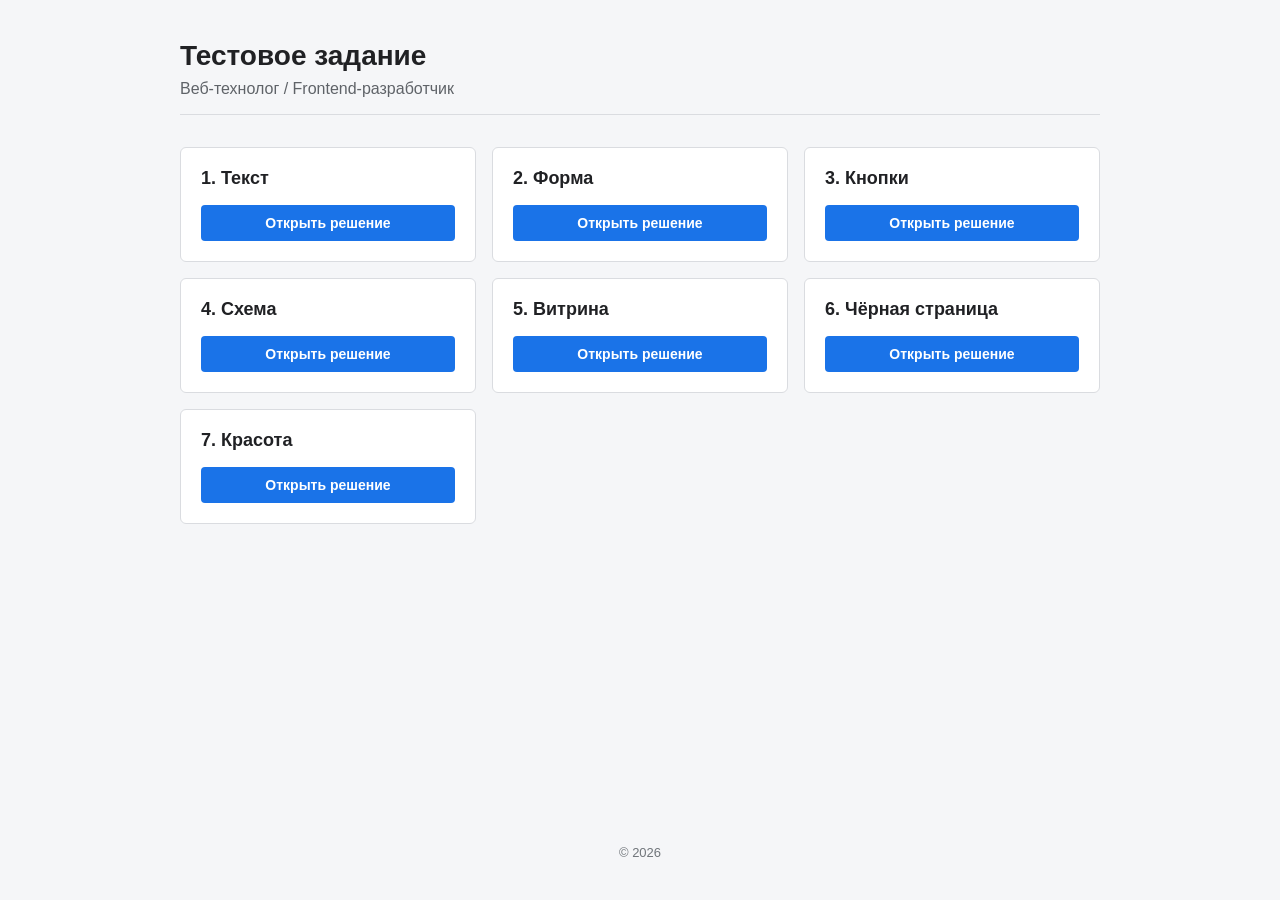
<file: index.html>
<!doctype html>
<html lang="ru">
  <head>
    <meta charset="UTF-8" />
    <meta name="viewport" content="width=device-width, initial-scale=1.0" />
    <title>Тестовое задание — Frontend</title>
    <style>
      :root {
        --bg-color: #f5f6f8;
        --card-bg: #ffffff;
        --text-color: #202124;
        --accent-color: #1a73e8;
        --border-color: #dadce0;
      }

      html {
        height: 100%;
      }

      body,
      h1,
      h2,
      p {
        margin: 0;
        padding: 0;
      }

      body {
        font-family:
          -apple-system, BlinkMacSystemFont, 'Segoe UI', Roboto, Helvetica,
          Arial, sans-serif;
        background-color: var(--bg-color);
        color: var(--text-color);
        box-sizing: border-box;
        min-height: 100%;
      }

      *,
      *::before,
      *::after {
        box-sizing: inherit;
      }

      .container {
        max-width: 960px;
        margin: 0 auto;
        min-height: 100vh;
        padding: 40px 20px;
        display: flex;
        flex-direction: column;
      }

      .header {
        margin-bottom: 32px;
        padding-bottom: 16px;
        border-bottom: 1px solid var(--border-color);
      }

      .header__title {
        font-size: 28px;
        margin-bottom: 8px;
      }

      .header__subtitle {
        color: #5f6368;
        font-size: 16px;
      }

      .tasks-grid {
        display: grid;
        grid-template-columns: repeat(auto-fill, minmax(260px, 1fr));
        gap: 16px;
        margin-bottom: 40px;
      }

      .task-card {
        background-color: var(--card-bg);
        border: 1px solid var(--border-color);
        border-radius: 6px;
        padding: 20px;
        display: flex;
        flex-direction: column;
        justify-content: space-between;
        gap: 16px;
      }

      .task-card__title {
        font-size: 18px;
      }

      .task-card__button {
        display: block;
        text-align: center;
        background-color: var(--accent-color);
        color: #ffffff;
        text-decoration: none;
        padding: 10px;
        border-radius: 4px;
        font-size: 14px;
        font-weight: bold;
        transition: background-color 0.15s ease;
      }

      .task-card__button:hover {
        background-color: #1557b0;
      }

      .footer {
        margin-top: auto;
        text-align: center;
        color: #70757a;
        font-size: 13px;
      }
    </style>
  </head>
  <body>
    <div class="container">
      <header class="header">
        <h1 class="header__title">Тестовое задание</h1>
        <p class="header__subtitle">Веб-технолог / Frontend-разработчик</p>
      </header>

      <main>
        <div class="tasks-grid">
          <div class="task-card">
            <h2 class="task-card__title">1. Текст</h2>
            <a href="task-1-text/" class="task-card__button">Открыть решение</a>
          </div>

          <div class="task-card">
            <h2 class="task-card__title">2. Форма</h2>
            <a href="task-2-form/" class="task-card__button">Открыть решение</a>
          </div>

          <div class="task-card">
            <h2 class="task-card__title">3. Кнопки</h2>
            <a href="task-3-buttons/" class="task-card__button"
              >Открыть решение</a
            >
          </div>

          <div class="task-card">
            <h2 class="task-card__title">4. Схема</h2>
            <a href="task-4-scheme/" class="task-card__button"
              >Открыть решение</a
            >
          </div>

          <div class="task-card">
            <h2 class="task-card__title">5. Витрина</h2>
            <a href="task-5-showcase/" class="task-card__button"
              >Открыть решение</a
            >
          </div>

          <div class="task-card">
            <h2 class="task-card__title">6. Чёрная страница</h2>
            <a href="task-6-dark-page/" class="task-card__button"
              >Открыть решение</a
            >
          </div>

          <div class="task-card">
            <h2 class="task-card__title">7. Красота</h2>
            <a href="task-7-beauty/" class="task-card__button"
              >Открыть решение</a
            >
          </div>
        </div>
      </main>

      <footer class="footer">
        <p>© 2026</p>
      </footer>
    </div>
  </body>
</html>
</file>
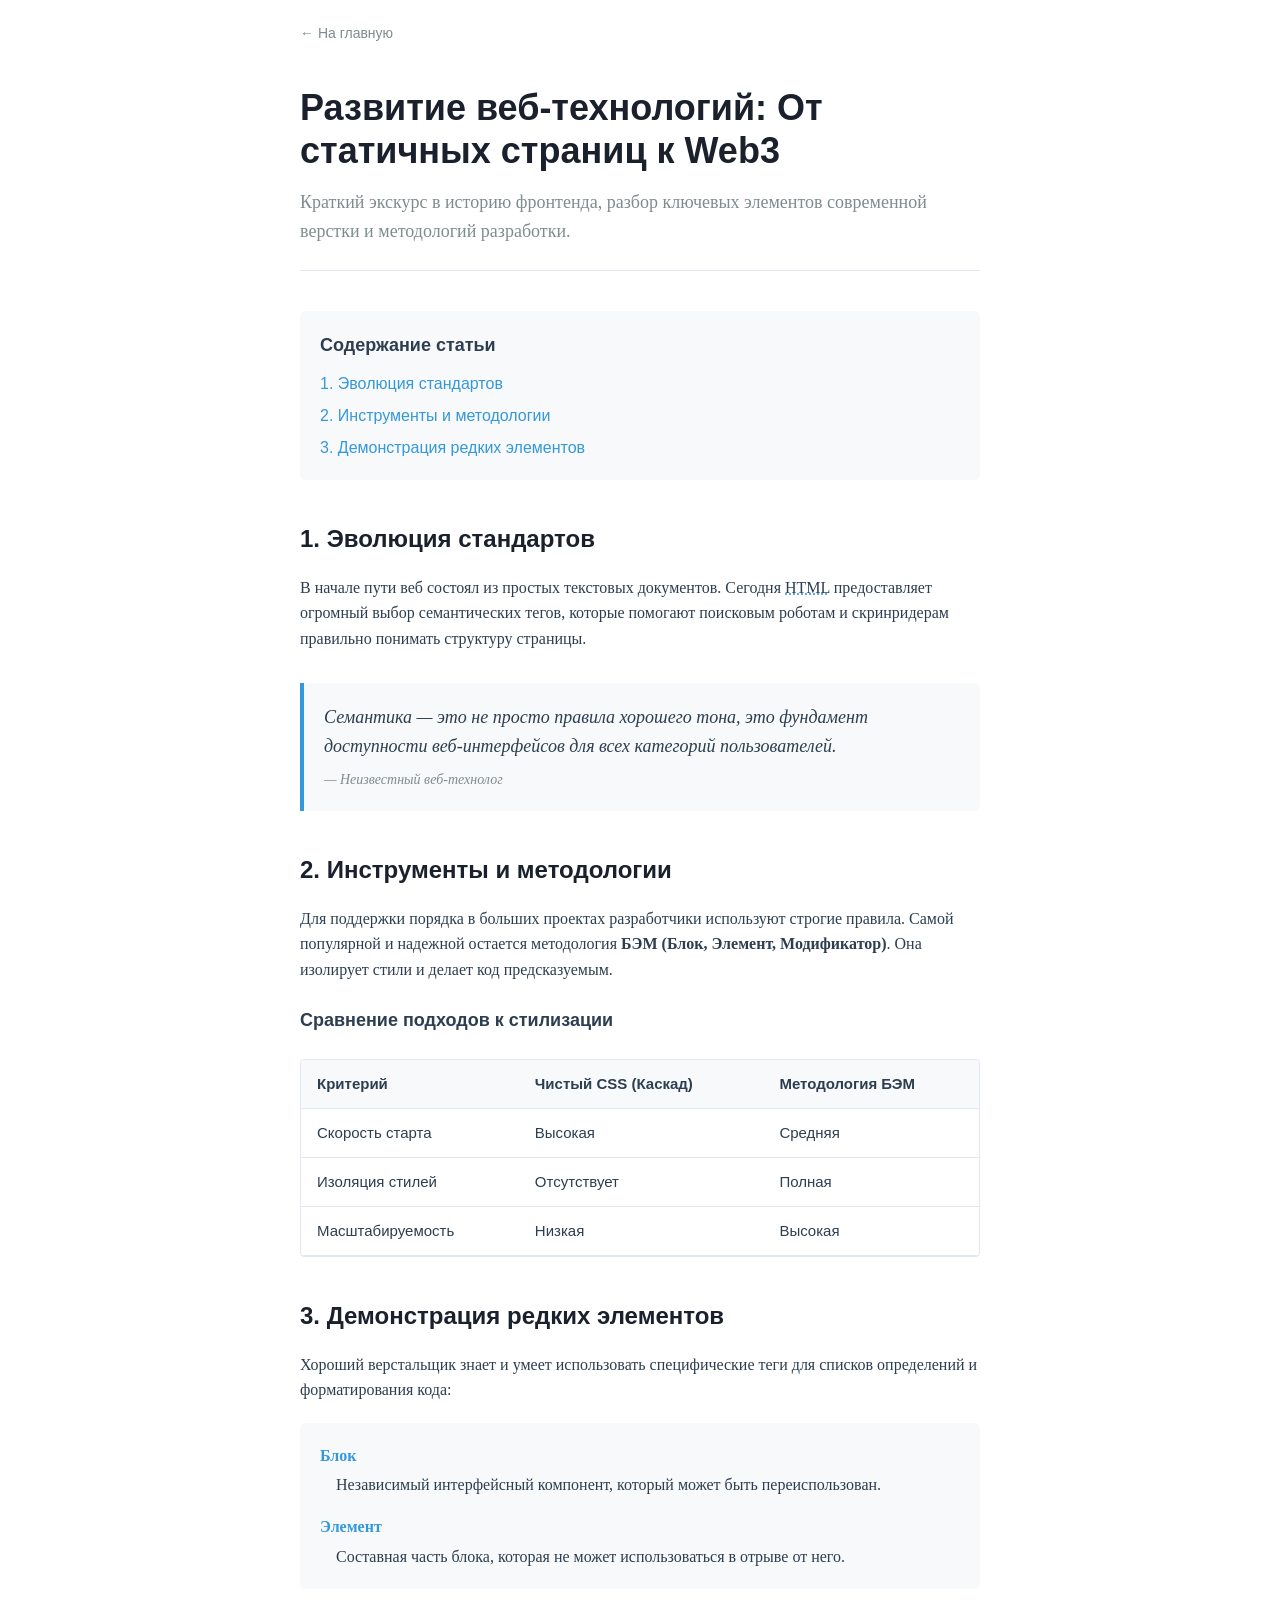
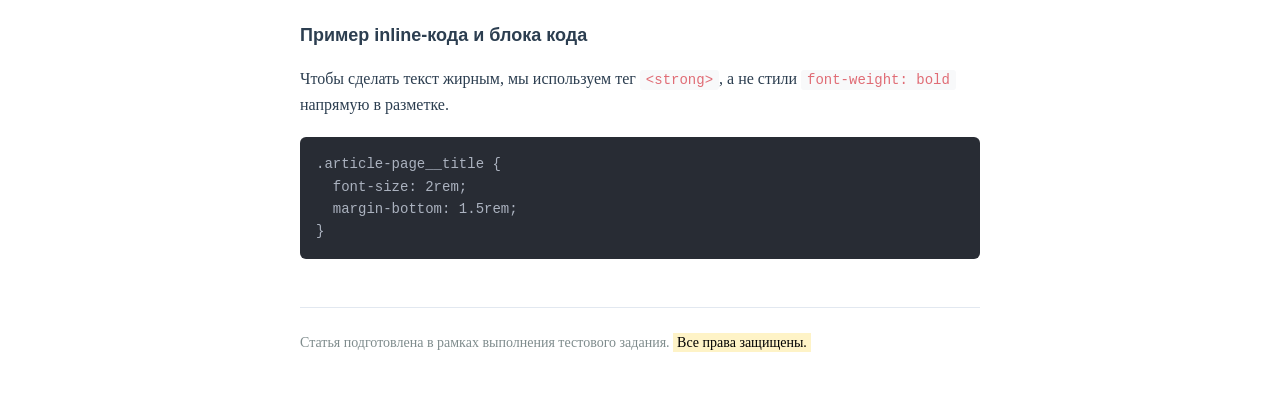
<file: task-1-text/index.html>
<!doctype html>
<html lang="ru">
  <head>
    <meta charset="UTF-8" />
    <meta name="viewport" content="width=device-width, initial-scale=1.0" />
    <title>Развитие веб-технологий: От статичных страниц к Web3</title>
    <link rel="stylesheet" href="css/style.css" />
    <script src="js/script.js" defer></script>
  </head>
  <body>
    <header class="main-header">
      <div class="container">
        <a href="../" class="back-link">← На главную</a>
      </div>
    </header>

    <main class="container">
      <article class="article-page">
        <header class="article-page__header">
          <h1 class="article-page__main-title">
            Развитие веб-технологий: От статичных страниц к Web3
          </h1>
          <p class="article-page__lead">
            Краткий экскурс в историю фронтенда, разбор ключевых элементов
            современной верстки и методологий разработки.
          </p>
        </header>

        <nav class="toc">
          <h2 class="toc__title">Содержание статьи</h2>
          <ul class="toc__list" id="js-toc"></ul>
        </nav>

        <div class="article-page__content">
          <h2 class="article-page__title">1. Эволюция стандартов</h2>
          <p class="article-page__paragraph">
            В начале пути веб состоял из простых текстовых документов. Сегодня
            <abbr title="HyperText Markup Language" class="article-page__abbr"
              >HTML</abbr
            >
            предоставляет огромный выбор семантических тегов, которые помогают
            поисковым роботам и скринридерам правильно понимать структуру
            страницы.
          </p>

          <blockquote class="article-page__quote">
            <p class="article-page__quote-text">
              Семантика — это не просто правила хорошего тона, это фундамент
              доступности веб-интерфейсов для всех категорий пользователей.
            </p>
            <cite class="article-page__quote-author"
              >— Неизвестный веб-технолог</cite
            >
          </blockquote>

          <h2 class="article-page__title">2. Инструменты и методологии</h2>
          <p class="article-page__paragraph">
            Для поддержки порядка в больших проектах разработчики используют
            строгие правила. Самой популярной и надежной остается методология
            <strong>БЭМ (Блок, Элемент, Модификатор)</strong>. Она изолирует
            стили и делает код предсказуемым.
          </p>

          <h3 class="article-page__subtitle">
            Сравнение подходов к стилизации
          </h3>
          <div class="article-page__table-wrapper">
            <table class="article-page__table">
              <thead>
                <tr>
                  <th>Критерий</th>
                  <th>Чистый CSS (Каскад)</th>
                  <th>Методология БЭМ</th>
                </tr>
              </thead>
              <tbody>
                <tr>
                  <td>Скорость старта</td>
                  <td>Высокая</td>
                  <td>Средняя</td>
                </tr>
                <tr>
                  <td>Изоляция стилей</td>
                  <td>Отсутствует</td>
                  <td>Полная</td>
                </tr>
                <tr>
                  <td>Масштабируемость</td>
                  <td>Низкая</td>
                  <td>Высокая</td>
                </tr>
              </tbody>
            </table>
          </div>

          <h2 class="article-page__title">3. Демонстрация редких элементов</h2>
          <p class="article-page__paragraph">
            Хороший верстальщик знает и умеет использовать специфические теги
            для списков определений и форматирования кода:
          </p>

          <dl class="article-page__def-list">
            <dt class="article-page__def-term">Блок</dt>
            <dd class="article-page__def-desc">
              Независимый интерфейсный компонент, который может быть
              переиспользован.
            </dd>
            <dt class="article-page__def-term">Элемент</dt>
            <dd class="article-page__def-desc">
              Составная часть блока, которая не может использоваться в отрыве от
              него.
            </dd>
          </dl>

          <h3 class="article-page__subtitle">
            Пример inline-кода и блока кода
          </h3>
          <p class="article-page__paragraph">
            Чтобы сделать текст жирным, мы используем тег
            <code class="article-page__code">&lt;strong&gt;</code>, а не стили
            <code class="article-page__code">font-weight: bold</code> напрямую в
            разметке.
          </p>

          <pre
            class="article-page__pre"
          ><code class="article-page__code-block">.article-page__title {
  font-size: 2rem;
  margin-bottom: 1.5rem;
}</code></pre>
        </div>

        <footer class="article-page__footer">
          <p class="article-page__meta">
            Статья подготовлена в рамках выполнения тестового задания.
            <mark class="article-page__mark">Все права защищены.</mark>
          </p>
        </footer>
      </article>
    </main>

    <button
      class="scroll-top-btn"
      id="js-scroll-top"
      aria-label="Наверх"
      title="Наверх"
    >
      ↑
    </button>
  </body>
</html>
</file>
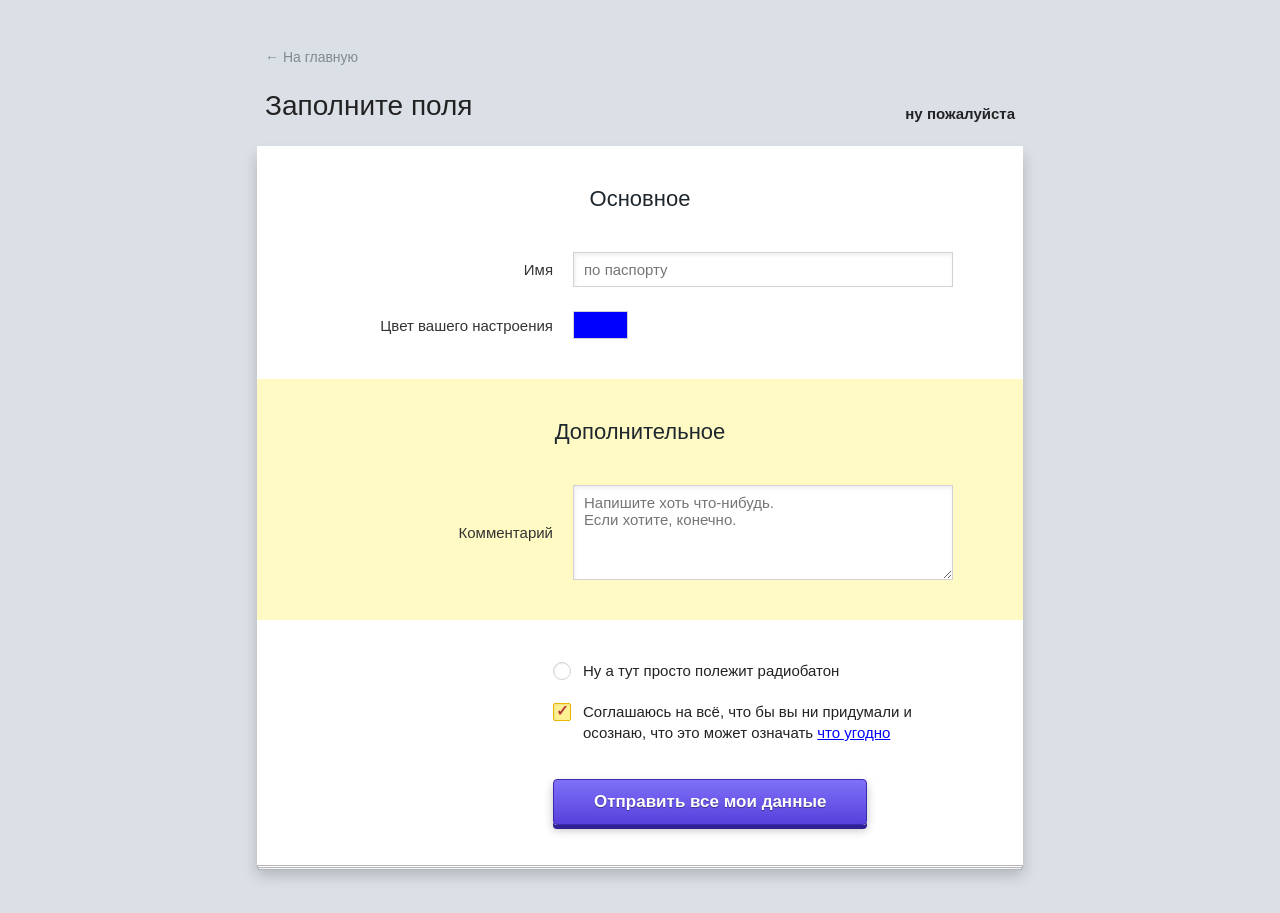
<file: task-2-form/index.html>
<!doctype html>
<html lang="ru">
  <head>
    <meta charset="UTF-8" />
    <meta name="viewport" content="width=device-width, initial-scale=1.0" />
    <title>Тестовое задание — Форма</title>
    <link rel="stylesheet" href="css/style.css" />
    <script src="js/script.js" defer></script>
  </head>
  <body>
    <!-- Верхняя шапка с навигацией, один в один как в задаче 1 -->
    <header class="main-header">
      <div class="page-container">
        <a href="../" class="back-link">← На главную</a>
      </div>
    </header>

    <div class="page-container">
      <header class="page-header">
        <h1 class="page-header__title">Заполните поля</h1>
        <span class="page-header__subtitle">ну пожалуйста</span>
      </header>

      <main>
        <form class="custom-form" id="js-form" action="#" method="POST">
          <fieldset class="custom-form__section">
            <h2 class="custom-form__section-title">Основное</h2>

            <div class="custom-form__grid">
              <div class="custom-form__row">
                <label for="user-name" class="custom-form__label">Имя</label>
                <div class="custom-form__control">
                  <input
                    type="text"
                    id="user-name"
                    name="name"
                    class="custom-form__input"
                    placeholder="по паспорту"
                    required
                  />
                </div>
              </div>

              <div class="custom-form__row">
                <label for="user-color" class="custom-form__label"
                  >Цвет вашего настроения</label
                >
                <div class="custom-form__control">
                  <input
                    type="color"
                    id="user-color"
                    name="mood_color"
                    class="custom-form__color-picker"
                    value="#0000ff"
                  />
                </div>
              </div>
            </div>
          </fieldset>

          <fieldset class="custom-form__section custom-form__section--accent">
            <h2 class="custom-form__section-title">Дополнительное</h2>

            <div class="custom-form__grid">
              <div class="custom-form__row">
                <label for="user-comment" class="custom-form__label"
                  >Комментарий</label
                >
                <div class="custom-form__control">
                  <textarea
                    id="user-comment"
                    name="comment"
                    class="custom-form__textarea"
                    placeholder="Напишите хоть что-нибудь.&#10;Если хотите, конечно."
                  ></textarea>
                </div>
              </div>
            </div>
          </fieldset>

          <div class="custom-form__footer">
            <div class="custom-form__footer-grid">
              <div class="custom-form__checkbox-row">
                <label class="form-toggle">
                  <input
                    type="radio"
                    name="radio_group"
                    value="just_radio"
                    class="form-toggle__input-hidden"
                  />
                  <span
                    class="form-toggle__custom form-toggle__custom--radio"
                  ></span>
                  <span class="form-toggle__label-text"
                    >Ну а тут просто полежит радиобатон</span
                  >
                </label>
              </div>

              <div class="custom-form__checkbox-row">
                <label class="form-toggle">
                  <input
                    type="checkbox"
                    name="agree_all"
                    value="yes"
                    class="form-toggle__input-hidden"
                    checked
                    required
                  />
                  <span
                    class="form-toggle__custom form-toggle__custom--checkbox"
                  ></span>
                  <span class="form-toggle__label-text">
                    Соглашаюсь на всё, что бы вы ни придумали и осознаю, что это
                    может означать
                    <a href="#" class="custom-form__link" target="_blank"
                      >что угодно</a
                    >
                  </span>
                </label>
              </div>

              <div class="custom-form__submit-wrapper">
                <button type="submit" class="custom-form__button">
                  Отправить все мои данные
                </button>
              </div>
            </div>
          </div>
        </form>
      </main>
    </div>
  </body>
</html>
</file>
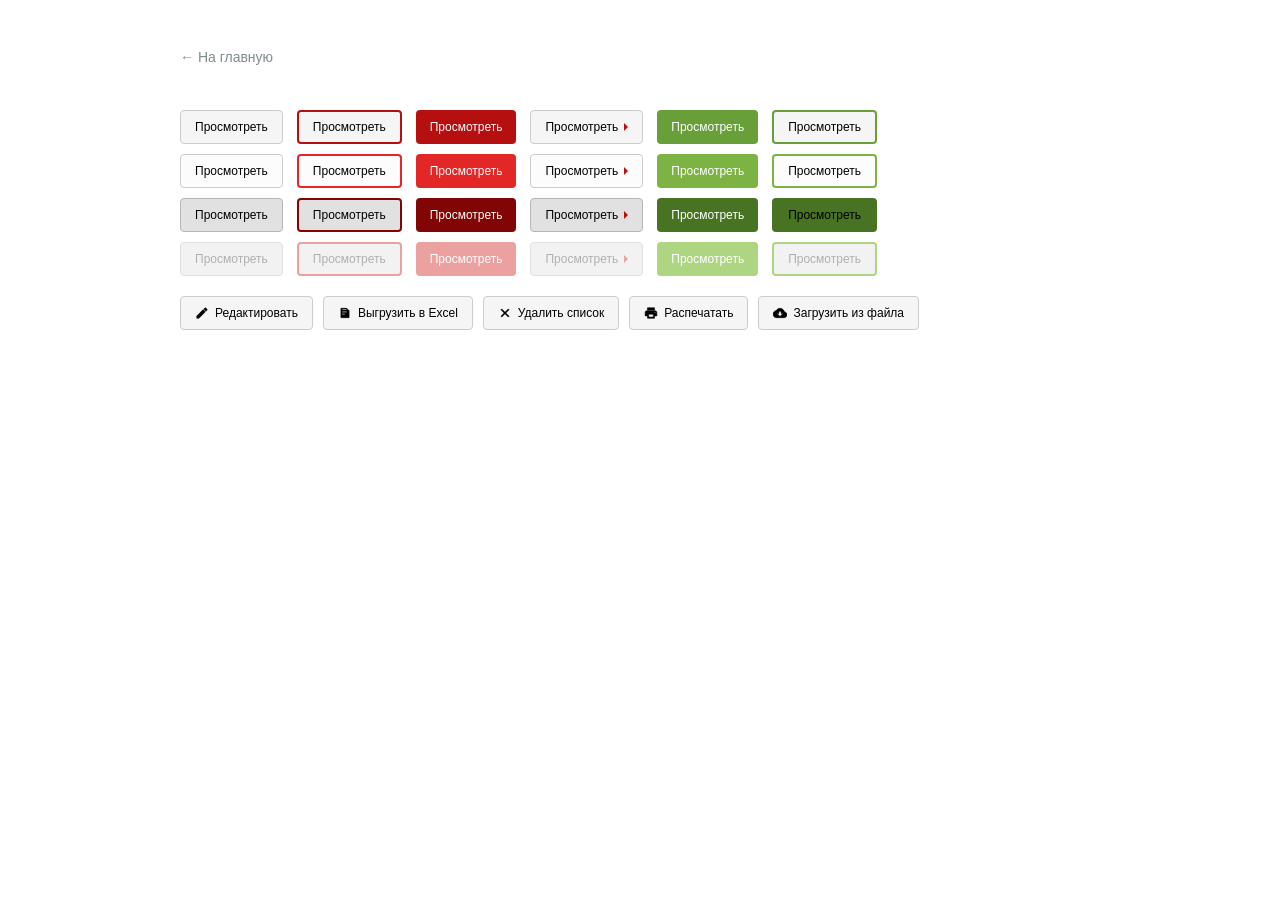
<file: task-3-buttons/index.html>
<!doctype html>
<html lang="ru">
  <head>
    <meta charset="UTF-8" />
    <meta name="viewport" content="width=device-width, initial-scale=1.0" />
    <title>Тестовое задание — Кнопки</title>
    <link rel="stylesheet" href="css/style.css" />
  </head>
  <body>
    <header class="main-header">
      <div class="page-container">
        <a href="../" class="back-link">← На главную</a>
      </div>
    </header>

    <main class="page-container">
      <div class="matrix-grid">
        <!-- Колонка 1 -->
        <div class="matrix-col">
          <button type="button" class="btn btn-secondary">Просмотреть</button>
          <button type="button" class="btn btn-secondary is-hover">
            Просмотреть
          </button>
          <button type="button" class="btn btn-secondary is-active">
            Просмотреть
          </button>
          <button type="button" class="btn btn-secondary" disabled>
            Просмотреть
          </button>
        </div>

        <!-- Колонка 2 -->
        <div class="matrix-col">
          <button type="button" class="btn btn-outline-danger">
            Просмотреть
          </button>
          <button type="button" class="btn btn-outline-danger is-hover">
            Просмотреть
          </button>
          <button type="button" class="btn btn-outline-danger is-active">
            Просмотреть
          </button>
          <button type="button" class="btn btn-outline-danger" disabled>
            Просмотреть
          </button>
        </div>

        <!-- Колонка 3 -->
        <div class="matrix-col">
          <button type="button" class="btn btn-danger">Просмотреть</button>
          <button type="button" class="btn btn-danger is-hover">
            Просмотреть
          </button>
          <button type="button" class="btn btn-danger is-active">
            Просмотреть
          </button>
          <button type="button" class="btn btn-danger" disabled>
            Просмотреть
          </button>
        </div>

        <!-- Колонка 4 (Автоматическая стрелочка через псевдоэлемент CSS) -->
        <div class="matrix-col">
          <button type="button" class="btn btn-secondary" data-icon="arrow">
            <span>Просмотреть</span>
          </button>
          <button
            type="button"
            class="btn btn-secondary is-hover"
            data-icon="arrow"
          >
            <span>Просмотреть</span>
          </button>
          <button
            type="button"
            class="btn btn-secondary is-active"
            data-icon="arrow"
          >
            <span>Просмотреть</span>
          </button>
          <button
            type="button"
            class="btn btn-secondary"
            disabled
            data-icon="arrow"
          >
            <span>Просмотреть</span>
          </button>
        </div>

        <!-- Колонка 5 -->
        <div class="matrix-col">
          <button type="button" class="btn btn-primary">Просмотреть</button>
          <button type="button" class="btn btn-primary is-hover">
            Просмотреть
          </button>
          <button type="button" class="btn btn-primary is-active">
            Просмотреть
          </button>
          <button type="button" class="btn btn-primary" disabled>
            Просмотреть
          </button>
        </div>

        <!-- Колонка 6 -->
        <div class="matrix-col">
          <button type="button" class="btn btn-outline-primary">
            Просмотреть
          </button>
          <button type="button" class="btn btn-outline-primary is-hover">
            Просмотреть
          </button>
          <button type="button" class="btn btn-outline-primary is-active">
            Просмотреть
          </button>
          <button type="button" class="btn btn-outline-primary" disabled>
            Просмотреть
          </button>
        </div>
      </div>

      <!-- Нижний ряд с обычными контентными иконками -->
      <div class="bottom-row">
        <button type="button" class="btn btn-secondary">
          <svg viewBox="0 0 24 24" aria-hidden="true">
            <path
              d="M3 17.25V21h3.75L17.81 9.94l-3.75-3.75L3 17.25zM20.71 7.04c.39-.39.39-1.02 0-1.41l-2.34-2.34c-.39-.39-1.02-.39-1.41 0l-1.83 1.83 3.75 3.75 1.83-1.83z"
            />
          </svg>
          <span>Редактировать</span>
        </button>
        <button type="button" class="btn btn-secondary">
          <svg viewBox="0 0 24 24" aria-hidden="true">
            <path
              d="M5 4v16h14V8l-4-4H5zm7 11H7v-2h5v2zm3-4H7V9h8v2zm0-4H7V5h8v2z"
            />
          </svg>
          <span>Выгрузить в Excel</span>
        </button>
        <button type="button" class="btn btn-secondary">
          <svg viewBox="0 0 24 24" aria-hidden="true">
            <path
              d="M19 6.41L17.59 5 12 10.59 6.41 5 5 6.41 10.59 12 5 17.59 6.41 19 12 13.41 17.59 19 19 17.59 13.41 12z"
            />
          </svg>
          <span>Удалить список</span>
        </button>
        <button type="button" class="btn btn-secondary">
          <svg viewBox="0 0 24 24" aria-hidden="true">
            <path
              d="M19 8H5c-1.66 0-3 1.34-3 3v6h4v4h12v-4h4v-6c0-1.66-1.34-3-3-3zm-3 11H8v-5h8v5zm3-7c-.55 0-1-.45-1-1s.45-1 1-1 1 .45 1 1-.45 1-1 1zm-1-9H6v4h12V3z"
            />
          </svg>
          <span>Распечатать</span>
        </button>
        <button type="button" class="btn btn-secondary">
          <svg viewBox="0 0 24 24" aria-hidden="true">
            <path
              d="M19.35 10.04C18.67 6.59 15.64 4 12 4 9.11 4 6.6 5.64 5.35 8.04 2.34 8.36 0 10.91 0 14c0 3.31 2.69 6 6 6h13c2.76 0 5-2.24 5-5 0-2.64-2.05-4.78-4.65-4.96zM17 13l-5 5-5-5h3V9h4v4h3z"
            />
          </svg>
          <span>Загрузить из файла</span>
        </button>
      </div>
    </main>
  </body>
  <!-- TODO заменить захардкоженные иконки на файлы -->
</html>
</file>
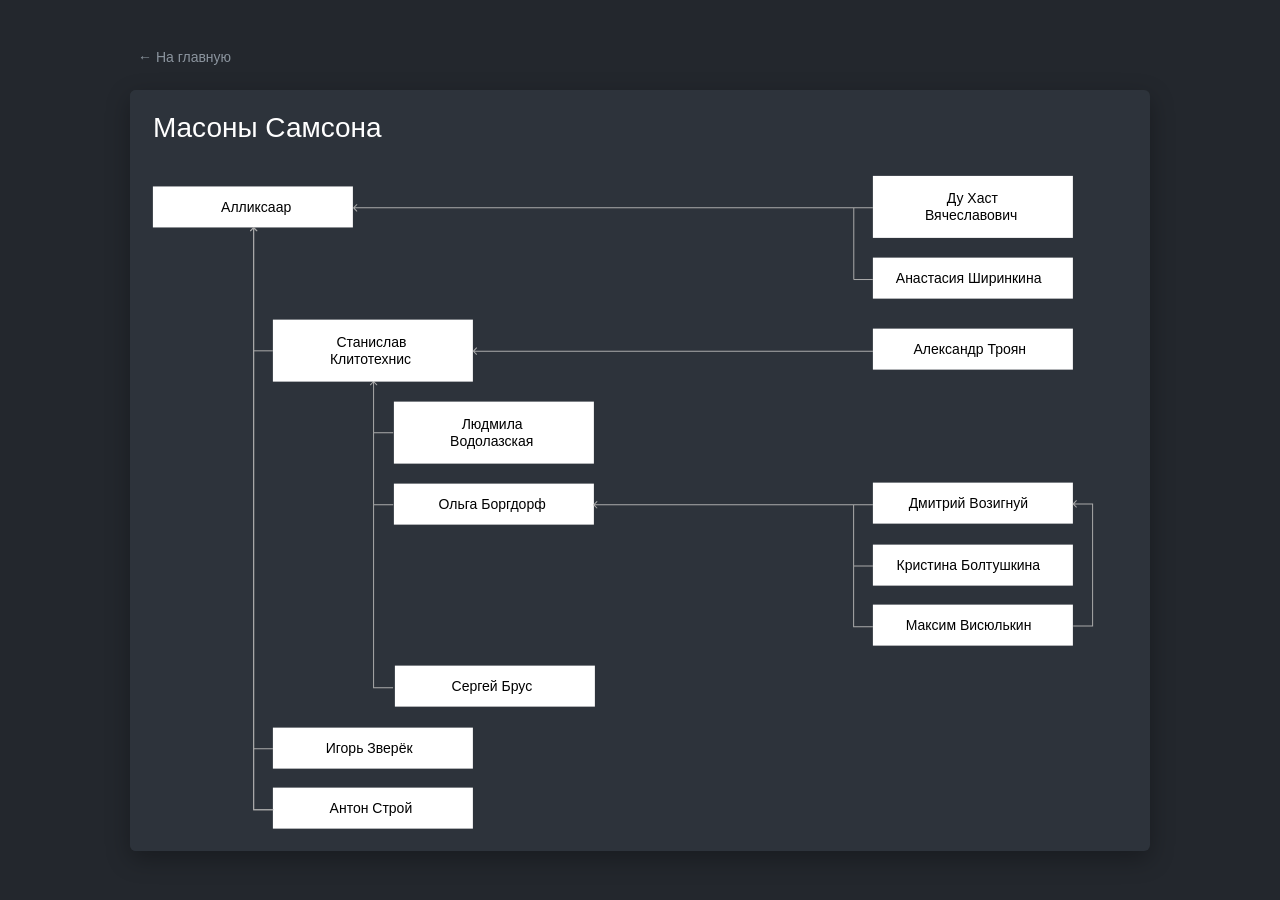
<file: task-4-scheme/index.html>
<!doctype html>
<html lang="ru">
  <head>
    <meta charset="UTF-8" />
    <meta name="viewport" content="width=device-width, initial-scale=1.0" />
    <title>Тестовое задание — Схема</title>
    <link rel="stylesheet" href="css/style.css" />
  </head>
  <body>
    <!-- Сквозная навигация вверху -->
    <header class="main-header">
      <div class="page-container">
        <a href="../" class="back-link">← На главную</a>
      </div>
    </header>

    <main class="page-container">
      <!-- Адаптивный контейнер для схемы -->
      <div class="scheme-wrapper">
        <object
          type="image/svg+xml"
          data="assets/scheme.svg"
          class="scheme-object"
        ></object>
      </div>
    </main>
  </body>
</html>
</file>
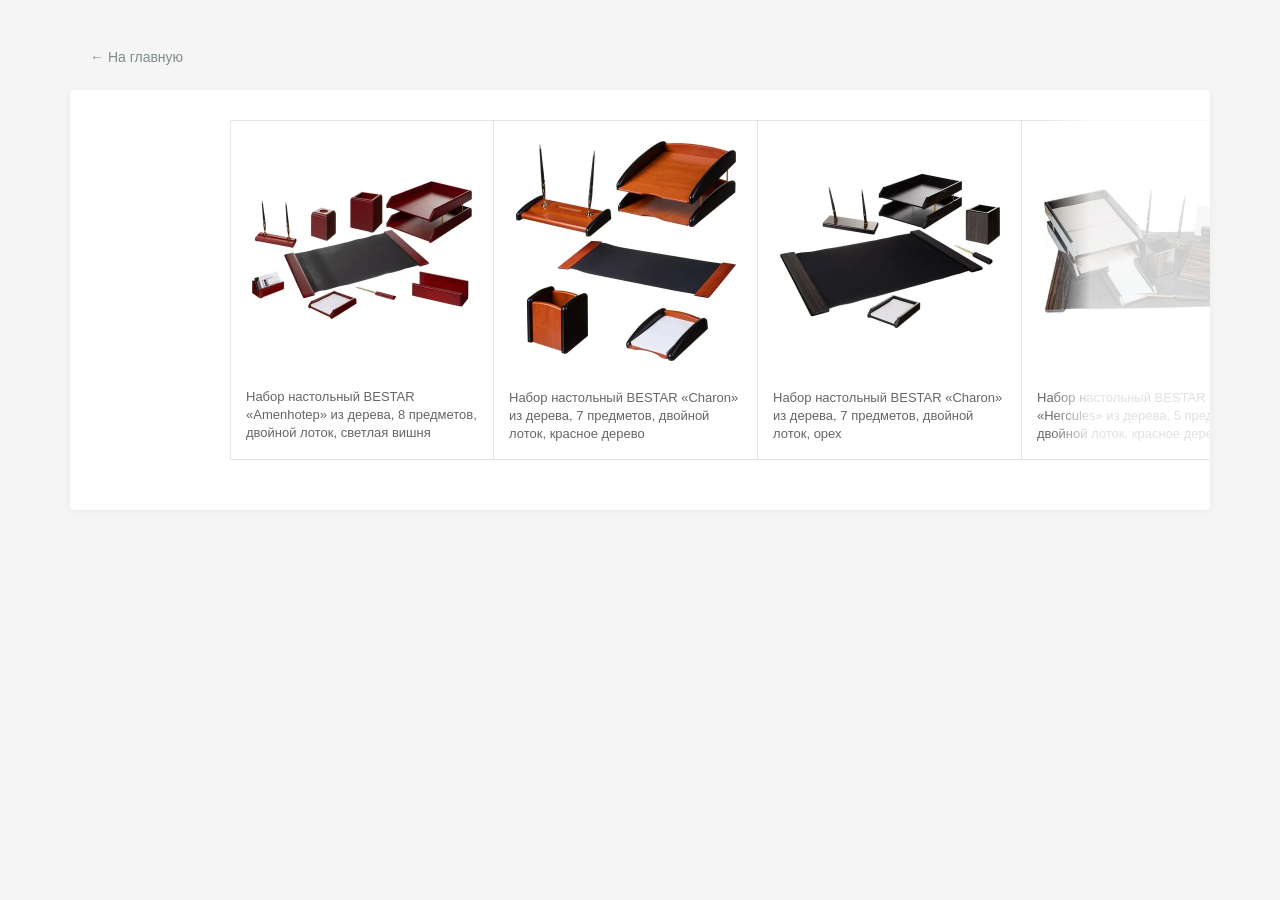
<file: task-5-showcase/index.html>
<!doctype html>
<html lang="ru">
  <head>
    <meta charset="UTF-8" />
    <meta name="viewport" content="width=device-width, initial-scale=1.0" />
    <title>Витрина товаров BESTAR</title>
    <link rel="stylesheet" href="css/style.css" />
    <script src="js/script.js" defer></script>
  </head>
  <body>
    <header class="main-header">
      <div class="page-container">
        <a href="../" class="back-link">← На главную</a>
      </div>
    </header>

    <main class="page-container">
      <section class="showcase" aria-label="Витрина товаров BESTAR">
        <div class="showcase__container">
          <div class="showcase__scroll-area" id="cardsArea">
            <ul class="showcase__list">
              <li class="showcase__item">
                <article class="product-card">
                  <a
                    href="https://wikipedia.org"
                    class="product-card__link"
                    target="_blank"
                    rel="noopener"
                  >
                    <div class="product-card__image-wrapper">
                      <picture>
                        <img
                          src="assets/set-1.webp"
                          alt="Набор настольный BESTAR «Amenhotep» из дерева"
                          width="220"
                          height="220"
                          loading="lazy"
                          decoding="async"
                          draggable="false"
                        />
                      </picture>
                    </div>
                    <h3 class="product-card__title">
                      Набор настольный BESTAR «Amenhotep» из дерева, 8
                      предметов, двойной лоток, светлая вишня
                    </h3>
                  </a>
                </article>
              </li>

              <li class="showcase__item">
                <article class="product-card">
                  <a
                    href="https://wikipedia.org"
                    class="product-card__link"
                    target="_blank"
                    rel="noopener"
                  >
                    <div class="product-card__image-wrapper">
                      <picture>
                        <img
                          src="assets/set-2.webp"
                          alt="Набор настольный BESTAR «Charon» из дерева"
                          width="220"
                          height="220"
                          loading="lazy"
                          decoding="async"
                          draggable="false"
                        />
                      </picture>
                    </div>
                    <h3 class="product-card__title">
                      Набор настольный BESTAR «Charon» из дерева, 7 предметов,
                      двойной лоток, красное дерево
                    </h3>
                  </a>
                </article>
              </li>

              <li class="showcase__item">
                <article class="product-card">
                  <a
                    href="https://wikipedia.org"
                    class="product-card__link"
                    target="_blank"
                    rel="noopener"
                  >
                    <div class="product-card__image-wrapper">
                      <picture>
                        <img
                          src="assets/set-3.webp"
                          alt="Набор настольный BESTAR «Charon» из дерева"
                          width="220"
                          height="220"
                          loading="lazy"
                          decoding="async"
                          draggable="false"
                        />
                      </picture>
                    </div>
                    <h3 class="product-card__title">
                      Набор настольный BESTAR «Charon» из дерева, 7 предметов,
                      двойной лоток, орех
                    </h3>
                  </a>
                </article>
              </li>

              <li class="showcase__item">
                <article class="product-card">
                  <a
                    href="https://wikipedia.org"
                    class="product-card__link"
                    target="_blank"
                    rel="noopener"
                  >
                    <div class="product-card__image-wrapper">
                      <picture>
                        <img
                          src="assets/set-4.webp"
                          alt="Набор настольный BESTAR «Hercules» из дерева"
                          width="220"
                          height="220"
                          loading="lazy"
                          decoding="async"
                          draggable="false"
                        />
                      </picture>
                    </div>
                    <h3 class="product-card__title">
                      Набор настольный BESTAR «Hercules» из дерева, 5 предметов,
                      двойной лоток, красное дерево
                    </h3>
                  </a>
                </article>
              </li>

              <li class="showcase__item">
                <article class="product-card">
                  <a
                    href="https://wikipedia.org"
                    class="product-card__link"
                    target="_blank"
                    rel="noopener"
                  >
                    <div class="product-card__image-wrapper">
                      <picture>
                        <img
                          src="assets/set-5.webp"
                          alt="Набор настольный BESTAR «Amenhotep» из дерева"
                          width="220"
                          height="220"
                          loading="lazy"
                          decoding="async"
                          draggable="false"
                        />
                      </picture>
                    </div>
                    <h3 class="product-card__title">
                      Набор настольный BESTAR «Amenhotep» из дерева, 8
                      предметов, двойной лоток, светлая вишня
                    </h3>
                  </a>
                </article>
              </li>
            </ul>
          </div>
        </div>
      </section>
    </main>
  </body>
</html>
</file>
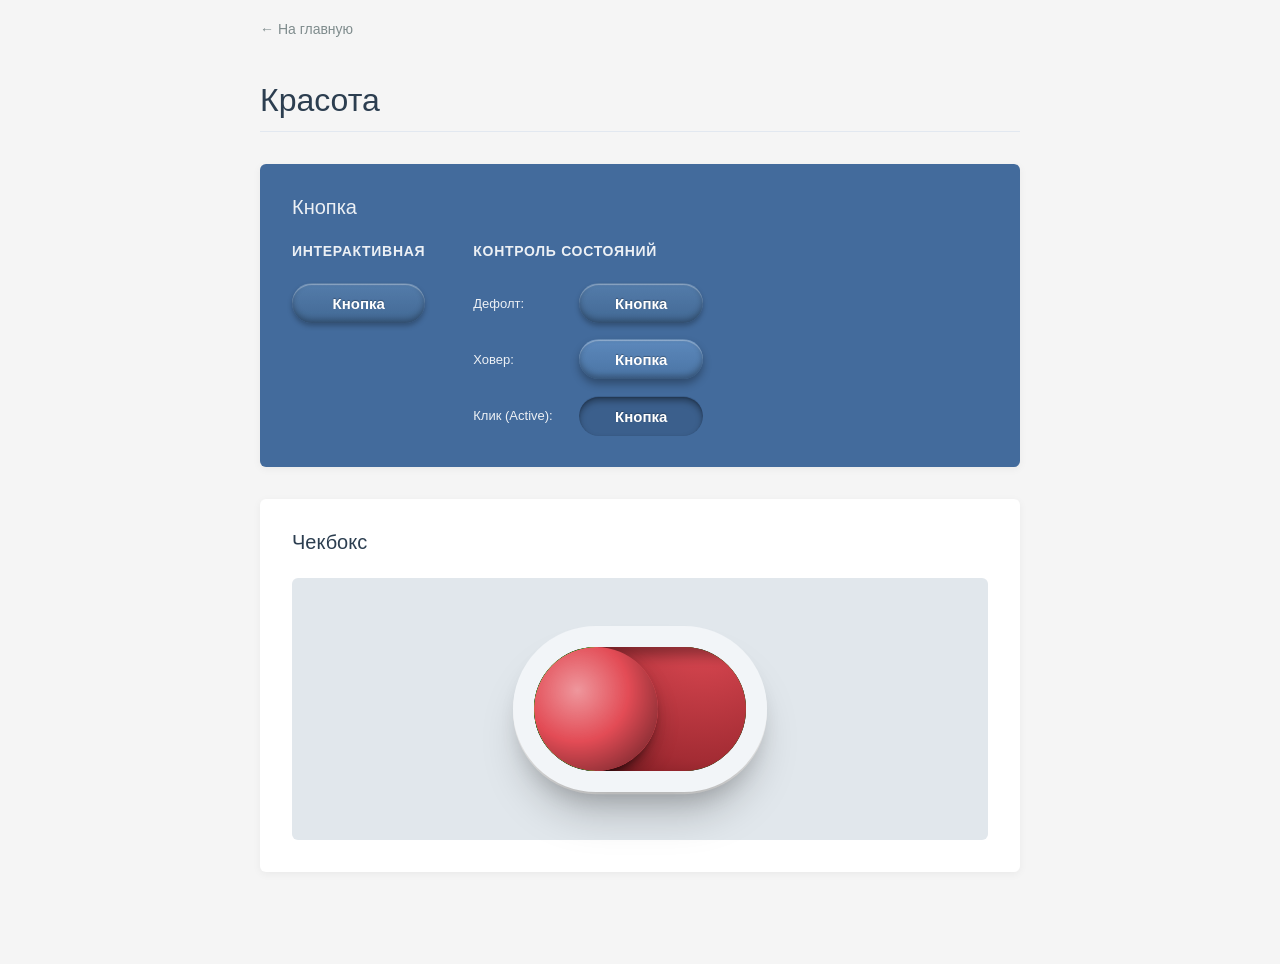
<file: task-7-beauty/index.html>
<!doctype html>
<html lang="ru">
  <head>
    <meta charset="UTF-8" />
    <meta name="viewport" content="width=device-width, initial-scale=1.0" />
    <title>Тестовое задание — Красота</title>
    <link rel="stylesheet" href="css/style.css" />
  </head>
  <body>
    <header class="main-header">
      <div class="container">
        <a href="../" class="back-link">← На главную</a>
      </div>
    </header>

    <main class="container">
      <h1 class="page-title">Красота</h1>

      <!-- Секция 1: Кнопка -->
      <section class="beauty-section beauty-section_theme_blue">
        <h2 class="beauty-section__title">Кнопка</h2>

        <div class="demo-buttons">
          <div class="demo-buttons__col">
            <h3 class="demo-buttons__subtitle">Интерактивная</h3>
            <button type="button" class="skeuo-button">Кнопка</button>
          </div>

          <div class="demo-buttons__col">
            <h3 class="demo-buttons__subtitle">Контроль состояний</h3>

            <div class="demo-buttons__item">
              <span class="demo-buttons__label">Дефолт:</span>
              <button
                type="button"
                class="skeuo-button skeuo-button_state_default"
              >
                Кнопка
              </button>
            </div>

            <div class="demo-buttons__item">
              <span class="demo-buttons__label">Ховер:</span>
              <button
                type="button"
                class="skeuo-button skeuo-button_state_hover"
              >
                Кнопка
              </button>
            </div>

            <div class="demo-buttons__item">
              <span class="demo-buttons__label">Клик (Active):</span>
              <button
                type="button"
                class="skeuo-button skeuo-button_state_active"
              >
                Кнопка
              </button>
            </div>
          </div>
        </div>
      </section>

      <!-- Секция 2: Чекбокс -->
      <section class="beauty-section">
        <h2 class="beauty-section__title">Чекбокс</h2>

        <div class="scene-wrapper">
          <div class="scene">
            <input type="checkbox" id="flip" />

            <label for="flip" class="switch-track">
              <div class="track-bg-green"></div>
              <div class="track-bg-red"></div>

              <div class="sphere">
                <div class="shading"></div>
                <div class="half-page">
                  <div class="side front"></div>
                  <div class="side back"></div>
                </div>
              </div>
            </label>
          </div>
        </div>
      </section>
    </main>
  </body>
</html>
</file>
<file: task-1-text/css/style.css>
:root {
  --color-text: #2c3e50;
  --color-muted: #7f8c8d;
  --color-bg-accent: #f8f9fa;
  --color-primary: #3498db;
  --color-border: #e2e8f0;
}

/* Базовый сброс */
* {
  margin: 0;
  padding: 0;
  box-sizing: border-box;
}

/* Шрифтовые стек-группы */
body {
  font-family: Georgia, serif;
  font-size: 16px;
  line-height: 1.6;
  color: var(--color-text);
  padding-bottom: 60px;
}

.article-page__main-title,
.article-page__title,
.article-page__subtitle,
.toc,
.article-page__table,
.back-link {
  font-family: Arial, sans-serif;
}

/* Сетка и интерфейс */
.container {
  max-width: 720px;
  margin: 0 auto;
  padding: 0 20px;
}

.main-header {
  padding: 20px 0 0;
  margin-bottom: 40px;
}

.back-link {
  color: var(--color-muted);
  text-decoration: none;
  font-size: 14px;
}

.back-link:hover {
  color: var(--color-primary);
}

/* Общий паттерн для плашек (Оглавление, Цитаты, Списки) */
.toc,
.article-page__quote,
.article-page__def-list {
  background: var(--color-bg-accent);
  padding: 20px;
  border-radius: 6px;
  margin-bottom: 32px;
}

/* Элементы статьи */
.article-page__header {
  margin-bottom: 40px;
  border-bottom: 1px solid var(--color-border);
  padding-bottom: 24px;
}

.article-page__main-title {
  font-size: 36px;
  line-height: 1.2;
  margin-bottom: 16px;
  color: #1a202c;
}

.article-page__lead {
  font-size: 18px;
  color: var(--color-muted);
}

.article-page__title {
  font-size: 24px;
  margin: 40px 0 16px;
  color: #1a202c;
}

.article-page__subtitle {
  font-size: 18px;
  margin: 24px 0 16px;
}

.article-page__paragraph {
  margin-bottom: 20px;
}

.article-page__abbr {
  text-decoration: underline dotted var(--color-primary);
  cursor: help;
}

.article-page__mark {
  background: #fef3c7;
  padding: 2px 4px;
}

/* Переопределение специфики для плашек */
.article-page__quote {
  margin: 32px 0;
  border-left: 4px solid var(--color-primary);
  border-radius: 0 6px 6px 0;
}

.article-page__quote-text {
  font-style: italic;
  font-size: 18px;
  margin-bottom: 8px;
}

.article-page__quote-author {
  font-size: 14px;
  color: var(--color-muted);
  display: block;
}

/* Адаптивная таблица */
.article-page__table-wrapper {
  overflow-x: auto;
  margin: 24px 0;
  border: 1px solid var(--color-border);
  border-radius: 4px;
}

.article-page__table {
  width: 100%;
  border-collapse: collapse;
  font-size: 15px;
  text-align: left;
}

.article-page__table th,
.article-page__table td {
  padding: 12px 16px;
  border-bottom: 1px solid var(--color-border);
}

.article-page__table th {
  background: var(--color-bg-accent);
  font-weight: 600;
}

/* Списки определений */
.article-page__def-term {
  font-weight: bold;
  color: var(--color-primary);
}

.article-page__def-desc {
  margin: 4px 0 16px 16px;
}

.article-page__def-desc:last-child {
  margin-bottom: 0;
}

/* Блоки кода */
.article-page__code,
.article-page__pre,
.article-page__code-block {
  font-family: Consolas, Monaco, monospace;
  font-size: 14px;
}

.article-page__code {
  background: var(--color-bg-accent);
  padding: 2px 6px;
  border-radius: 3px;
  color: #e06c75;
}

.article-page__pre {
  background: #282c34;
  padding: 16px;
  border-radius: 6px;
  overflow-x: auto;
  margin-bottom: 24px;
}

.article-page__code-block {
  color: #abb2bf;
}

.article-page__footer {
  margin-top: 48px;
  padding-top: 24px;
  border-top: 1px solid var(--color-border);
  font-size: 14px;
  color: var(--color-muted);
}

/* Оглавление */
.toc__title {
  font-size: 18px;
  margin-bottom: 12px;
}

.toc__list {
  list-style: none;
}

.toc__list li {
  margin-bottom: 6px;
}

.toc__list li:last-child {
  margin-bottom: 0;
}

.toc__list a {
  color: var(--color-primary);
  text-decoration: none;
}

.toc__list a:hover {
  text-decoration: underline;
}

/* Оптимизированная кнопка наверх */
.scroll-top-btn {
  position: fixed;
  bottom: 32px;
  right: 32px;
  background: var(--color-primary);
  color: #ffffff;
  border: none;
  width: 44px;
  height: 44px;
  border-radius: 50%;
  cursor: pointer;
  display: flex;
  align-items: center;
  justify-content: center;
  font-size: 18px;
  opacity: 0;
  visibility: hidden;
  transform: translateY(10px);
  transition: opacity 0.2s ease, visibility 0.2s ease, transform 0.2s ease, background-color 0.15s ease;
  box-shadow: 0 4px 12px rgba(0, 0, 0, 0.15);
}

.scroll-top-btn--show {
  opacity: 1;
  visibility: visible;
  transform: translateY(0);
}

.scroll-top-btn:hover {
  background: #2980b9;
}
</file>
<file: task-2-form/css/style.css>
:root {
  --color-page-bg: #dbe0e6;
  --color-form-bg: #ffffff;
  --color-accent-bg: #fff9c4;
  --font-family: 'Segoe UI', Arial, sans-serif;
  --border-style: 1px solid #d1d1d6;
}

* {
  margin: 0;
  padding: 0;
  box-sizing: border-box;
}

body {
  font-family: var(--font-family);
  background-color: var(--color-page-bg);
  color: #222222;
  padding: 48px 16px;
  display: flex;
  flex-direction: column;
  align-items: center;
}

.page-container {
  width: 100%;
  max-width: 766px;
}

/* Сквозная навигация вверху */
.main-header {
  width: 100%;
  max-width: 766px;
  padding: 0 8px;
  margin-bottom: 24px;
}

.back-link {
  color: #7f8c8d;
  text-decoration: none;
  font-size: 14px;
  transition: color 0.15s ease;
}

.back-link:hover {
  color: #5641db;
}

/* Заголовок страницы */
.page-header {
  display: flex;
  justify-content: space-between;
  align-items: flex-end;
  margin-bottom: 24px;
  padding: 0 8px;
}

.page-header__title {
  font-size: 28px;
  font-weight: 500;
}
.page-header__subtitle {
  font-size: 15px;
  font-weight: bold;
}

/* Стопка бумаги */
.custom-form {
  background-color: var(--color-form-bg);
  box-shadow:
    0 1px 0 #b5b5b9,
    0 3px 0 -1px #ffffff,
    0 3px 0 0 #b5b5b9,
    0 6px 0 -2px #f5f5f5,
    0 6px 0 -1px #b5b5b9,
    0 10px 14px rgba(0, 0, 0, 0.2);
}

/* Переиспользование внутренних отступов секций */
.custom-form__section,
.custom-form__footer {
  padding: 40px 56px;
}

.custom-form__section {
  border: none;
  display: block;
}
.custom-form__section--accent {
  background-color: var(--color-accent-bg);
}

.custom-form__section-title {
  font-size: 22px;
  font-weight: 400;
  text-align: center;
  margin-bottom: 40px;
  color: #1e272e;
}

.custom-form__grid,
.custom-form__footer-grid {
  display: grid;
  grid-template-columns: 1fr;
  gap: 24px;
}

.custom-form__row {
  display: grid;
  grid-template-columns: 240px 1fr;
  gap: 20px;
  align-items: center;
}

.custom-form__label {
  text-align: right;
  font-size: 15px;
  color: #333333;
}

.custom-form__control {
  display: flex;
  align-items: center;
}

/* Группировка общих стилей для всех полей ввода */
.custom-form__input,
.custom-form__textarea,
.custom-form__color-picker {
  width: 100%;
  max-width: 380px;
  padding: 8px 10px;
  background-color: #ffffff;
  font: 15px var(--font-family);
  outline: none;
  border: var(--border-style);
  box-shadow: inset 1px 2px 4px rgba(0, 0, 0, 0.08);
}

.custom-form__textarea {
  height: 95px;
  resize: vertical;
}

.custom-form__color-picker {
  -webkit-appearance: none;
  appearance: none;
  width: 55px;
  height: 28px;
  cursor: pointer;
  padding: 0;
}
.custom-form__color-picker::-webkit-color-swatch-wrapper {
  padding: 0;
}
.custom-form__color-picker::-webkit-color-swatch {
  border: none;
}

/* Подвал формы и смещение контента */
.custom-form__footer-grid {
  padding-left: 240px;
  gap: 20px;
}
.custom-form__link {
  color: #0000ff;
}
.custom-form__submit-wrapper {
  margin-top: 16px;
}

/* Кнопка отправки */
.custom-form__button {
  background: linear-gradient(to bottom, #7f71f9, #5641db);
  border: 1px solid #3c2bb0;
  border-radius: 4px;
  color: #ffffff;
  padding: 12px 40px;
  font: bold 17px var(--font-family);
  cursor: pointer;
  text-shadow: 0 1px 1px rgba(0, 0, 0, 0.4);
  box-shadow:
    0 4px 0 #312294,
    0 5px 10px rgba(0, 0, 0, 0.25);
  position: relative;
}

.custom-form__button:active {
  top: 4px;
  box-shadow:
    0 0 0 #312294,
    0 1px 3px rgba(0, 0, 0, 0.2);
}

/* Переключатели (Чекбоксы / Радио) */
.form-toggle {
  display: flex;
  align-items: flex-start;
  cursor: pointer;
  font-size: 15px;
}
.form-toggle__label-text {
  line-height: 1.4;
}

.form-toggle__input-hidden {
  position: absolute;
  width: 1px;
  height: 1px;
  overflow: hidden;
  clip: rect(0 0 0 0);
}

.form-toggle__custom {
  flex-shrink: 0;
  width: 18px;
  height: 18px;
  margin: 2px 12px 0 0;
  position: relative;
  background-color: #ffffff;
  border: var(--border-style);
  box-shadow: inset 1px 1px 2px rgba(0, 0, 0, 0.06);
}

.form-toggle__custom--radio {
  border-radius: 50%;
}
.form-toggle__custom--checkbox {
  border-radius: 2px;
}

.form-toggle__input-hidden:checked + .form-toggle__custom--radio::before {
  content: '';
  position: absolute;
  top: 4px;
  left: 4px;
  width: 8px;
  height: 8px;
  background-color: #222222;
  border-radius: 50%;
}

.form-toggle__input-hidden:checked + .form-toggle__custom--checkbox {
  background-color: #fff093;
  border-color: #e6b800;
}

.form-toggle__input-hidden:checked + .form-toggle__custom--checkbox::before {
  content: '✓';
  position: absolute;
  top: -2px;
  left: 2px;
  font-size: 15px;
  color: #b33939;
  font-weight: bold;
}

/* Адаптивность (40.625em = 650px) */
@media (max-width: 40.625em) {
  .custom-form__row {
    grid-template-columns: 1fr;
    gap: 4px;
  }
  .custom-form__label {
    text-align: left;
  }
  .custom-form__section,
  .custom-form__footer {
    padding: 24px;
  }
  .custom-form__footer-grid {
    padding-left: 0;
  }
}
</file>
<file: task-3-buttons/css/style.css>
:root {
  --g-btn-radius: 4px;
  --g-btn-gap: 6px;
  --g-btn-icon-size: 14px;

  /* Палитра UI Kit */
  --g-color-gray-bg: #f5f5f5;
  --g-color-gray-hover: #fcfcfc;
  --g-color-gray-active: #e1e1e1;
  --g-color-gray-border: #cccccc;
  --g-color-text-dark: #000000;

  --g-color-red-main: #b60f0f;
  --g-color-red-hover: #e32626;
  --g-color-red-active: #820505;
  --g-color-red-disabled: #eca1a1;

  --g-color-green-main: #689f38;
  --g-color-green-hover: #7cb342;
  --g-color-green-active: #487322;
  --g-color-green-disabled: #aed581;
}

* {
  margin: 0;
  padding: 0;
  box-sizing: border-box;
}

body {
  font-family: Arial, sans-serif;
  background-color: #ffffff;
  padding: 48px 16px;
  display: flex;
  flex-direction: column;
  align-items: center;
}

.page-container {
  width: 100%;
  max-width: 960px;
}

/* Сквозная навигация */
.main-header {
  width: 100%;
  max-width: 960px;
  padding: 0 20px;
  margin-bottom: 24px;
}

.back-link {
  color: #7f8c8d;
  text-decoration: none;
  font-size: 14px;
  transition: color 0.15s ease;
}

.back-link:hover {
  color: #5641db;
}

/* Контейнеры матричной сетки */
.matrix-grid {
  display: flex;
  flex-wrap: wrap;
  gap: 14px;
  padding: 20px;
}

.matrix-col {
  display: flex;
  flex-direction: column;
  gap: 10px;
}

.bottom-row {
  display: flex;
  flex-wrap: wrap;
  gap: 10px;
  padding: 0 20px 20px 20px;
}

/* Базовый компонент кнопки */
.btn {
  --btn-bg: #ffffff;
  --btn-text: var(--g-color-text-dark);
  --btn-border: transparent;
  --btn-border-w: 0px;

  display: inline-flex;
  align-items: center;
  justify-content: center;
  gap: var(--g-btn-gap);
  margin: 0;

  border: var(--btn-border-w) solid var(--btn-border);
  border-radius: var(--g-btn-radius);
  background-color: var(--btn-bg);
  color: var(--btn-text);

  font-family: Arial, sans-serif;
  font-size: 12px;
  font-weight: 400;
  line-height: 1.5;

  height: 34px;
  padding: 0 14px;
  cursor: pointer;
  user-select: none;
}

.btn-with-icon {
  padding: 0 12px;
}

/* Автоматическая стилизация любой иконки внутри кнопки */
.btn svg {
  flex-shrink: 0;
  width: var(--g-btn-icon-size);
  height: var(--g-btn-icon-size);
  fill: currentColor;
  stroke: currentColor;
}

/* Автоматическая настройка стрелочки через data-атрибут */
.btn[data-icon='arrow']::after {
  content: '';
  flex-shrink: 0;
  display: inline-block;

  border-top: 4px transparent solid;
  border-bottom: 4px transparent solid;
  border-left: 4px var(--arrow-color, var(--g-color-red-main)) solid;
  border-right: 0;

  width: 0;
  height: 0;
}

.btn[data-icon='arrow']:disabled::after {
  --arrow-color: var(--g-color-red-disabled);
}

/* Семантические темы и состояния */

/* Вторичная (Серая) */
.btn-secondary {
  --btn-border-w: 1px;
  --btn-bg: var(--g-color-gray-bg);
  --btn-border: var(--g-color-gray-border);
}
.btn-secondary:hover,
.btn-secondary.is-hover {
  --btn-bg: var(--g-color-gray-hover);
}
.btn-secondary:active,
.btn-secondary.is-active {
  --btn-bg: var(--g-color-gray-active);
  --btn-border: #b5b5b5;
}
.btn-secondary:disabled {
  --btn-bg: #f2f2f2;
  --btn-text: #b0b0b0;
  --btn-border: #e0e0e0;
}

/* Контурная красная */
.btn-outline-danger {
  --btn-border-w: 2px;
  --btn-bg: var(--g-color-gray-bg);
  --btn-border: var(--g-color-red-main);
}
.btn-outline-danger:hover,
.btn-outline-danger.is-hover {
  --btn-bg: var(--g-color-gray-hover);
  --btn-border: var(--g-color-red-hover);
}
.btn-outline-danger:active,
.btn-outline-danger.is-active {
  --btn-bg: var(--g-color-gray-active);
  --btn-border: var(--g-color-red-active);
}
.btn-outline-danger:disabled {
  --btn-bg: #f2f2f2;
  --btn-text: #b0b0b0;
  --btn-border: var(--g-color-red-disabled);
}

/* Сплошная красная */
.btn-danger {
  --btn-border-w: 0px;
  --btn-bg: var(--g-color-red-main);
  --btn-text: #ffffff;
}
.btn-danger:hover,
.btn-danger.is-hover {
  --btn-bg: var(--g-color-red-hover);
}
.btn-danger:active,
.btn-danger.is-active {
  --btn-bg: var(--g-color-red-active);
}
.btn-danger:disabled {
  --btn-bg: var(--g-color-red-disabled);
  --btn-text: #ffffff;
}

/* Сплошная зеленая */
.btn-primary {
  --btn-border-w: 0px;
  --btn-bg: var(--g-color-green-main);
  --btn-text: #ffffff;
}
.btn-primary:hover,
.btn-primary.is-hover {
  --btn-bg: var(--g-color-green-hover);
}
.btn-primary:active,
.btn-primary.is-active {
  --btn-bg: var(--g-color-green-active);
}
.btn-primary:disabled {
  --btn-bg: var(--g-color-green-disabled);
  --btn-text: #ffffff;
}

/* Контурная зеленая */
.btn-outline-primary {
  --btn-border-w: 2px;
  --btn-bg: var(--g-color-gray-bg);
  --btn-border: var(--g-color-green-main);
}
.btn-outline-primary:hover,
.btn-outline-primary.is-hover {
  --btn-bg: var(--g-color-gray-hover);
  --btn-border: var(--g-color-green-hover);
}
.btn-outline-primary:active,
.btn-outline-primary.is-active {
  --btn-bg: var(--g-color-green-active);
  --btn-border: var(--g-color-green-active);
}
.btn-outline-primary:disabled {
  --btn-bg: #f2f2f2;
  --btn-text: #b0b0b0;
  --btn-border: var(--g-color-green-disabled);
}

/* Доступность и фокусы */
.btn:focus-visible {
  outline: 2px solid #000000;
  outline-offset: 2px;
}

.btn:disabled {
  cursor: not-allowed;
}

@media (max-width: 767px) {
  .matrix-grid {
    padding-left: 0;
    padding-right: 0;
  }
}
</file>
<file: task-4-scheme/css/style.css>
* {
  margin: 0;
  padding: 0;
  box-sizing: border-box;
}

body {
  font-family: Arial, sans-serif;
  background-color: #23272d;
  padding: 48px 16px;
  display: flex;
  flex-direction: column;
  align-items: center;
}

.page-container {
  width: 100%;
  max-width: 1020px;
}

.main-header {
  width: 100%;
  max-width: 1020px;
  padding: 0 8px;
  margin-bottom: 24px;
}

.back-link {
  color: #8b949e;
  text-decoration: none;
  font-size: 14px;
  transition: color 0.15s ease;
}

.back-link:hover {
  color: #58a6ff;
}

.scheme-wrapper {
  width: 100%;
  overflow-x: auto;
  border-radius: 6px;
  box-shadow: 0 8px 24px rgba(0, 0, 0, 0.3);
  background-color: #2d333b;
}

.scheme-object {
  display: block;
  width: 985px;
  height: 761px;
  border: none;
}
</file>
<file: task-5-showcase/css/style.css>
* {
  margin: 0;
  padding: 0;
  box-sizing: border-box;
}

body {
  background-color: #f5f5f5;
  font-family: Arial, sans-serif;
  padding: 48px 16px;
  display: flex;
  flex-direction: column;
  align-items: center;
}

.page-container {
  width: 100%;
  max-width: 1140px;
}

/* Сквозная навигация */
.main-header {
  width: 100%;
  max-width: 1140px;
  padding: 0 20px;
  margin-bottom: 24px;
}

.back-link {
  color: #7f8c8d;
  text-decoration: none;
  font-size: 14px;
  transition: color 0.15s ease;
}

.back-link:hover {
  color: #3498db;
}

/* Витрина */
.showcase {
  width: 100%;
  max-width: 1140px;
  margin: 0 auto;
  background-color: #ffffff;
  padding: 30px 0;
  border-radius: 4px;
  box-shadow: 0 2px 8px rgba(0, 0, 0, 0.05);
}

.showcase__container {
  position: relative;
  width: 100%;
  overflow: hidden;
}

/* Полупрозрачные боковые маски */
.showcase__container::after {
  content: '';
  position: absolute;
  top: 0;
  left: 0;
  right: 0;
  height: calc(100% - 26px);
  background: linear-gradient(
    to right,
    rgba(255, 255, 255, 0.8) 0%,
    rgba(255, 255, 255, 0.8) 120px,
    rgba(255, 255, 255, 0) 160px,
    rgba(255, 255, 255, 0) calc(100% - 160px),
    rgba(255, 255, 255, 0.8) calc(100% - 120px),
    rgba(255, 255, 255, 0.8) 100%
  );
  pointer-events: none;
  z-index: 10;
}

/* Область прокрутки */
.showcase__scroll-area {
  width: 100%;
  overflow-x: auto;
  -webkit-overflow-scrolling: touch;
  padding: 0 160px 20px 160px;
  cursor: grab;
}

.showcase__scroll-area:active {
  cursor: grabbing;
}

.showcase__list {
  display: flex;
  gap: 0;
  list-style: none;
}

.showcase__item {
  flex: 0 0 264px;
}

/* Кастомизация скроллбара */
.showcase__scroll-area::-webkit-scrollbar {
  height: 12px;
  background-color: transparent;
}

.showcase__scroll-area::-webkit-scrollbar-button {
  display: none !important;
  width: 0 !important;
  height: 0 !important;
}

.showcase__scroll-area::-webkit-scrollbar-track {
  background-color: #e5e5e5;
  border-radius: 10px;
  margin-left: 160px;
  margin-right: 160px;
}

.showcase__scroll-area::-webkit-scrollbar-thumb {
  background-color: #8b0000;
  border-radius: 10px;
}

.showcase__scroll-area::-webkit-scrollbar-thumb:hover {
  background-color: #6b0000;
}

/* Карточка товара */
.product-card {
  display: flex;
  flex-direction: column;
  height: 100%;
  background-color: #ffffff;
  border: 1px solid #e5e5e5;
}

.showcase__item:not(:first-child) .product-card {
  border-left: none;
}

.product-card__link {
  display: flex;
  flex-direction: column;
  height: 100%;
  padding: 15px;
  text-decoration: none;
  color: inherit;
  user-select: none;
  -webkit-user-drag: none;
}

.product-card__image-wrapper {
  aspect-ratio: 1 / 1;
  width: 100%;
  margin-bottom: 20px;
  background-color: #ffffff;
  display: flex;
  align-items: center;
  justify-content: center;
}

.product-card__image-wrapper img {
  max-width: 100%;
  max-height: 100%;
  object-fit: contain;
}

.product-card__title {
  margin: 0;
  font-size: 13px;
  line-height: 1.4;
  color: #666666;
  font-weight: 400;
  display: -webkit-box;
  -webkit-line-clamp: 4;
  -webkit-box-orient: vertical;
  overflow: hidden;
}

@media (max-width: 767px) {
  .showcase__container::after {
    display: none;
  }

  .showcase__scroll-area {
    padding-left: 16px;
    padding-right: 16px;
  }

  .showcase__scroll-area::-webkit-scrollbar-track {
    margin-left: 16px;
    margin-right: 16px;
  }
}
</file>
<file: task-7-beauty/css/style.css>
:root {
  --color-text-dark: #2c3e50;
  --color-text-muted: #7f8c8d;
  --color-border: #e2e8f0;
  --btn-shadow-default:
    inset 0 1px 1px rgba(255, 255, 255, 0.35),
    inset 0 -3px 6px rgba(0, 0, 0, 0.3), 0 3px 5px rgba(0, 0, 0, 0.25);
  --btn-shadow-hover:
    inset 0 1px 1px rgba(255, 255, 255, 0.35),
    inset 0 -3px 6px rgba(0, 0, 0, 0.3), 0 5px 9px rgba(0, 0, 0, 0.3);
  --btn-shadow-pressed:
    inset 0 4px 6px rgba(0, 0, 0, 0.35), inset 0 1px 2px rgba(0, 0, 0, 0.2);
  --btn-radius: 100px;
  --btn-transition: 0.15s cubic-bezier(0.4, 0, 0.2, 1);
  --switch-size: 14px;
  --anim-duration: 0.6s;
}

/* Базовый сброс на всю страницу */
* {
  margin: 0;
  padding: 0;
  box-sizing: border-box;
}

body {
  font-family: Arial, sans-serif;
  color: var(--color-text-dark);
  background-color: #f5f5f5;
  padding-bottom: 60px;
}

.container {
  max-width: 800px;
  margin: 0 auto;
  padding: 0 20px;
}

/* Сквозная навигация */
.main-header {
  padding: 20px 0;
  margin-bottom: 24px;
}

.back-link {
  color: var(--color-text-muted);
  text-decoration: none;
  font-size: 14px;
  transition: color 0.15s ease;
}

.back-link:hover {
  color: #3498db;
}

.page-title {
  font-size: 32px;
  font-weight: 500;
  margin-bottom: 32px;
  border-bottom: 1px solid var(--color-border);
  padding-bottom: 12px;
}

/* Секции страницы */
.beauty-section {
  background: #ffffff;
  border-radius: 6px;
  padding: 32px;
  margin-bottom: 32px;
  box-shadow: 0 2px 8px rgba(0, 0, 0, 0.05);
}

/* Модификатор синей темы для кнопок */
.beauty-section_theme_blue {
  background-color: #436b9c;
  color: #ffffff;
}

.beauty-section__title {
  font-size: 20px;
  font-weight: 500;
  margin-bottom: 24px;
  color: var(--color-text-dark);
}

/* Текст внутри синей темы */
.beauty-section_theme_blue .beauty-section__title,
.beauty-section_theme_blue .demo-buttons__subtitle,
.beauty-section_theme_blue .demo-buttons__label {
  color: #ffffff;
  opacity: 0.9;
}

/* Компонент: Демонстрация кнопок */
.demo-buttons {
  display: flex;
  gap: 48px;
}

.demo-buttons__col {
  display: flex;
  flex-direction: column;
  gap: 16px;
}

.demo-buttons__subtitle {
  font-size: 14px;
  text-transform: uppercase;
  color: var(--color-text-muted);
  letter-spacing: 0.05em;
  margin-bottom: 8px;
}

.demo-buttons__item {
  display: flex;
  align-items: center;
  gap: 16px;
}

.demo-buttons__label {
  font-size: 13px;
  color: var(--color-text-muted);
  width: 90px;
}

/* Компонент: Скевоморфная кнопка */
.skeuo-button {
  appearance: none;
  border: none;
  outline: none;
  cursor: pointer;
  -webkit-tap-highlight-color: transparent;
  display: inline-flex;
  align-items: center;
  justify-content: center;
  padding: 11px 36px;
  min-width: 120px;
  border-radius: var(--btn-radius);
  border-top: 1px solid rgba(255, 255, 255, 0.15);
  background-color: #4974a5;
  background-image: linear-gradient(
    to bottom,
    rgba(255, 255, 255, 0.06),
    rgba(0, 0, 0, 0.1)
  );
  box-shadow: var(--btn-shadow-default);
  color: #ffffff;
  font-size: 15px;
  font-weight: 700;
  text-shadow: 0 -1px 1px rgba(0, 0, 0, 0.3);
  will-change: transform, box-shadow;
  transition:
    background-color var(--btn-transition),
    box-shadow var(--btn-transition),
    transform var(--btn-transition);
}

.skeuo-button:hover,
.skeuo-button_state_hover {
  background-color: #5281b7;
  box-shadow: var(--btn-shadow-hover);
}

.skeuo-button:active,
.skeuo-button_state_active {
  background-image: none;
  background-color: #3b5f8c;
  border-top-color: transparent;
  box-shadow: var(--btn-shadow-pressed);
  transform: translateY(1px);
}

.skeuo-button:focus-visible {
  outline: 2px solid #4974a5;
  outline-offset: 3px;
}

/* Изолированный контейнер для 3D-переключателя */
.scene-wrapper {
  background: #e1e7ec;
  padding: 48px;
  border-radius: 6px;
  display: flex;
  justify-content: center;
  align-items: center;
}

.scene {
  perspective: 800px;
  font-size: var(--switch-size);
}

#flip {
  display: none;
}

.switch-track {
  position: relative;
  display: block;
  width: 18.125em;
  height: 11.875em;
  border-radius: 5.9375em;
  cursor: pointer;
  border: 1.5em solid #f2f5f8;
  background: #000000;
  box-shadow:
    0 2.1875em 3.125em -0.9375em rgba(0, 0, 0, 0.25),
    0 0.9375em 1.5625em -0.625em rgba(0, 0, 0, 0.15),
    inset 0 1em 1.25em rgba(0, 0, 0, 0.5),
    inset 0 -0.1875em 0.5em rgba(0, 0, 0, 0.2),
    0 0.1563em 0 0 #ffffff;
  overflow: hidden;
}

.track-bg-green {
  position: absolute;
  width: 100%;
  height: 100%;
  background: radial-gradient(
    circle at 50% -20%,
    #70cb2b 0%,
    #4a8f15 75%,
    #2c5d0a 100%
  );
  box-shadow: inset 0 0.625em 0.9375em rgba(0, 0, 0, 0.35);
}

.track-bg-red {
  position: absolute;
  top: 0;
  left: 4.4375em;
  width: 100%;
  height: 100%;
  background: radial-gradient(
    circle at 50% -20%,
    #e34c56 0%,
    #a42c34 75%,
    #7b1a20 100%
  );
  box-shadow: inset 0 0.625em 0.9375em rgba(0, 0, 0, 0.35);
  transition: transform var(--anim-duration) cubic-bezier(0.37, 0, 0.63, 1);
}

.sphere {
  position: absolute;
  top: 0;
  left: 0;
  width: 8.875em;
  height: 8.875em;
  border-radius: 50%;
  background: linear-gradient(to right, #70cb2b 50%, #e34c56 50%);
  z-index: 2;
  overflow: hidden;
  box-shadow:
    -0.75em 0.625em 1.125em rgba(0, 0, 0, 0.55),
    -0.25em 0.25em 0.5em rgba(0, 0, 0, 0.3),
    0 0.9375em 1.5625em rgba(0, 0, 0, 0.2);
  transition:
    transform var(--anim-duration) cubic-bezier(0.37, 0, 0.63, 1),
    box-shadow var(--anim-duration) cubic-bezier(0.37, 0, 0.63, 1);
}

.shading {
  position: absolute;
  width: 100%;
  height: 100%;
  border-radius: 50%;
  background: radial-gradient(
    circle at 35% 35%,
    rgba(255, 255, 255, 0.42) 0%,
    rgba(255, 255, 255, 0) 45%,
    rgba(0, 0, 0, 0.6) 100%
  );
  z-index: 3;
  pointer-events: none;
}

.half-page {
  position: absolute;
  width: 100%;
  height: 100%;
  transform-origin: 50% 50%;
  transition: transform var(--anim-duration)
    cubic-bezier(0.445, 0.05, 0.55, 0.95);
  transform-style: preserve-3d;
}

.side {
  position: absolute;
  top: 0;
  left: 0;
  width: 100%;
  height: 100%;
  backface-visibility: hidden;
  outline: 1px solid transparent;
}

.side::before {
  content: '';
  position: absolute;
  top: 0;
  left: 0;
  width: calc(50% + 1.5px);
  height: 100%;
  border-radius: 4.4375em 0 0 4.4375em;
}

.side.front {
  transform: rotateY(0deg) translateZ(0.1px);
}

.side.front::before {
  background: #e34c56;
}

.side.back {
  transform: rotateY(180deg) scaleX(-1) translateZ(0.1px);
}

.side.back::before {
  background: #70cb2b;
}

/* Интерактивные состояния 3D-тумблера при клике */
#flip:checked ~ .switch-track .sphere {
  transform: translateX(6.25em);
  box-shadow:
    0.75em 0.625em 1.125em rgba(0, 0, 0, 0.55),
    0.25em 0.25em 0.5em rgba(0, 0, 0, 0.3),
    0 0.9375em 1.5625em rgba(0, 0, 0, 0.2);
}

#flip:checked ~ .switch-track .track-bg-red {
  transform: translateX(6.25em);
}

#flip:checked ~ .switch-track .half-page {
  transform: rotateY(180deg);
}

/* Адаптивность */
@media (max-width: 37.5em) {
  .demo-buttons {
    flex-direction: column;
    gap: 32px;
  }
  .beauty-section {
    padding: 20px;
  }
  .scene-wrapper {
    padding: 24px;
  }
}
</file>
